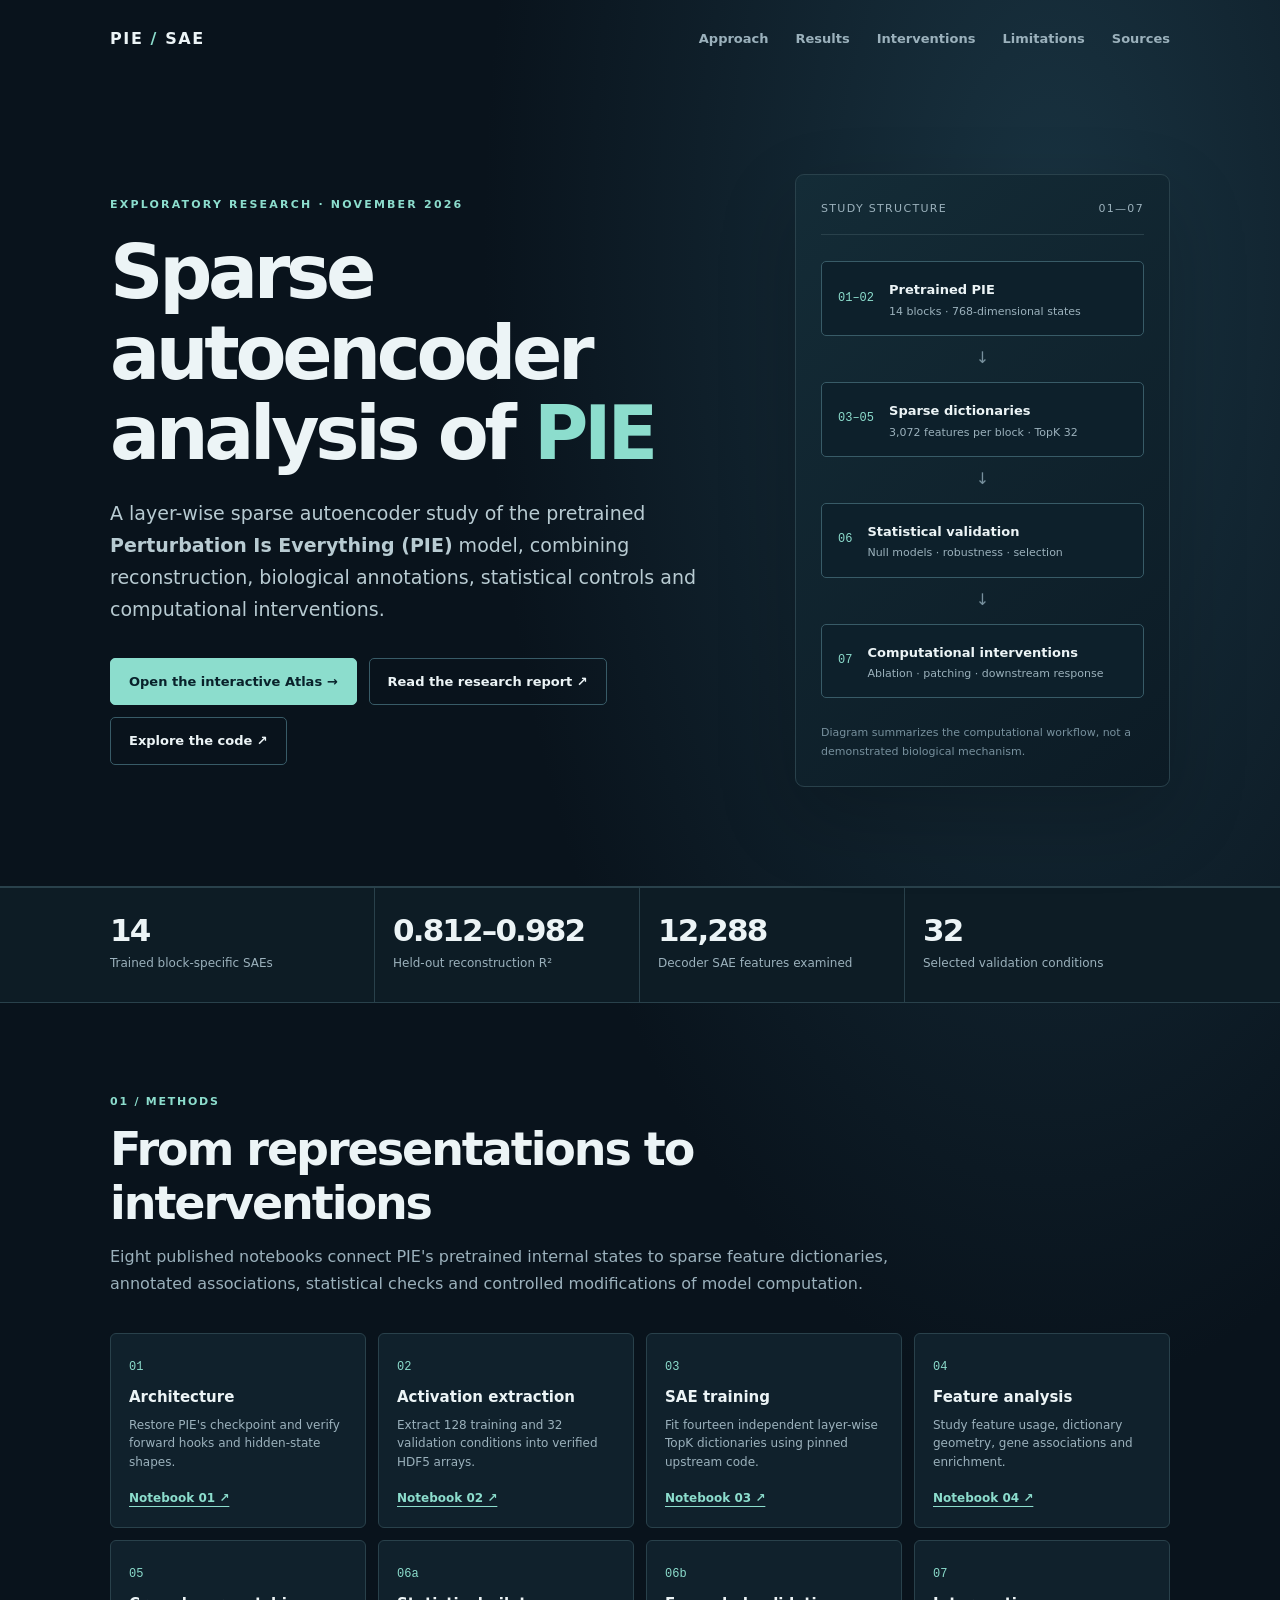
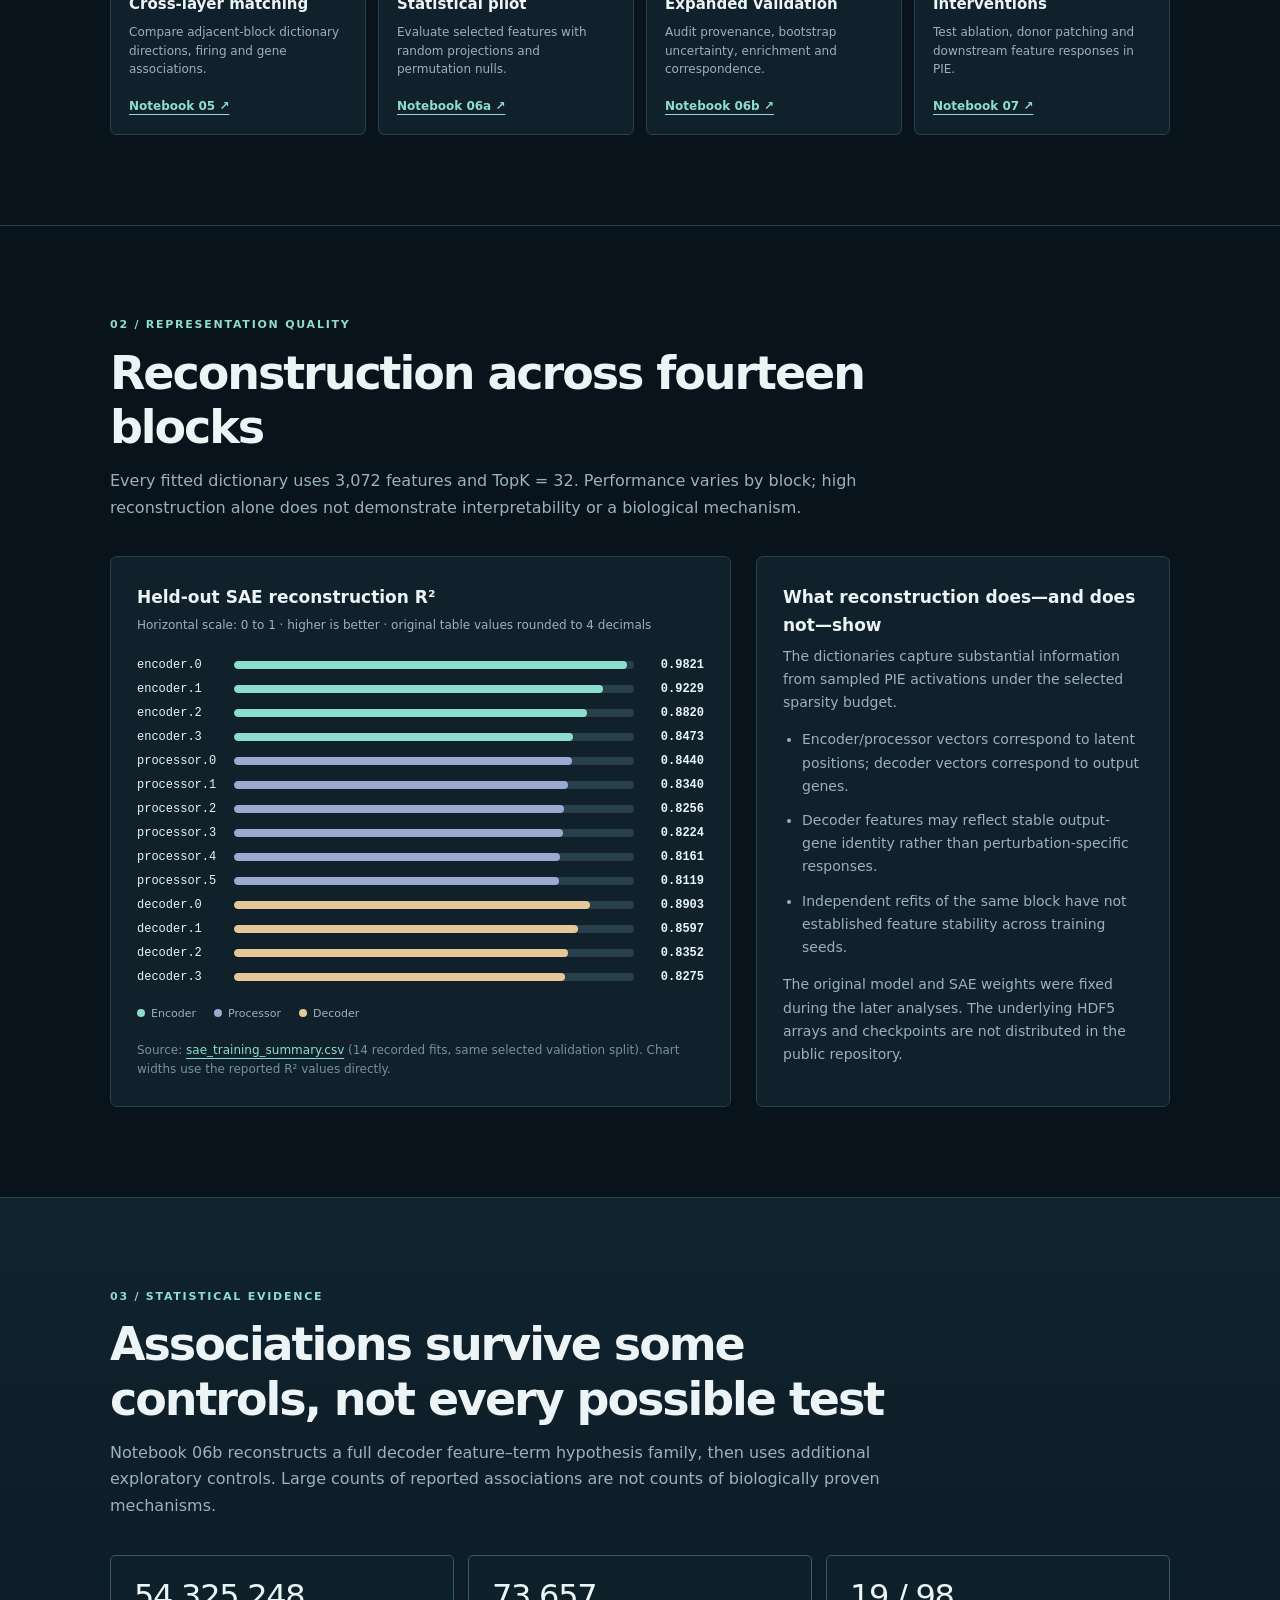
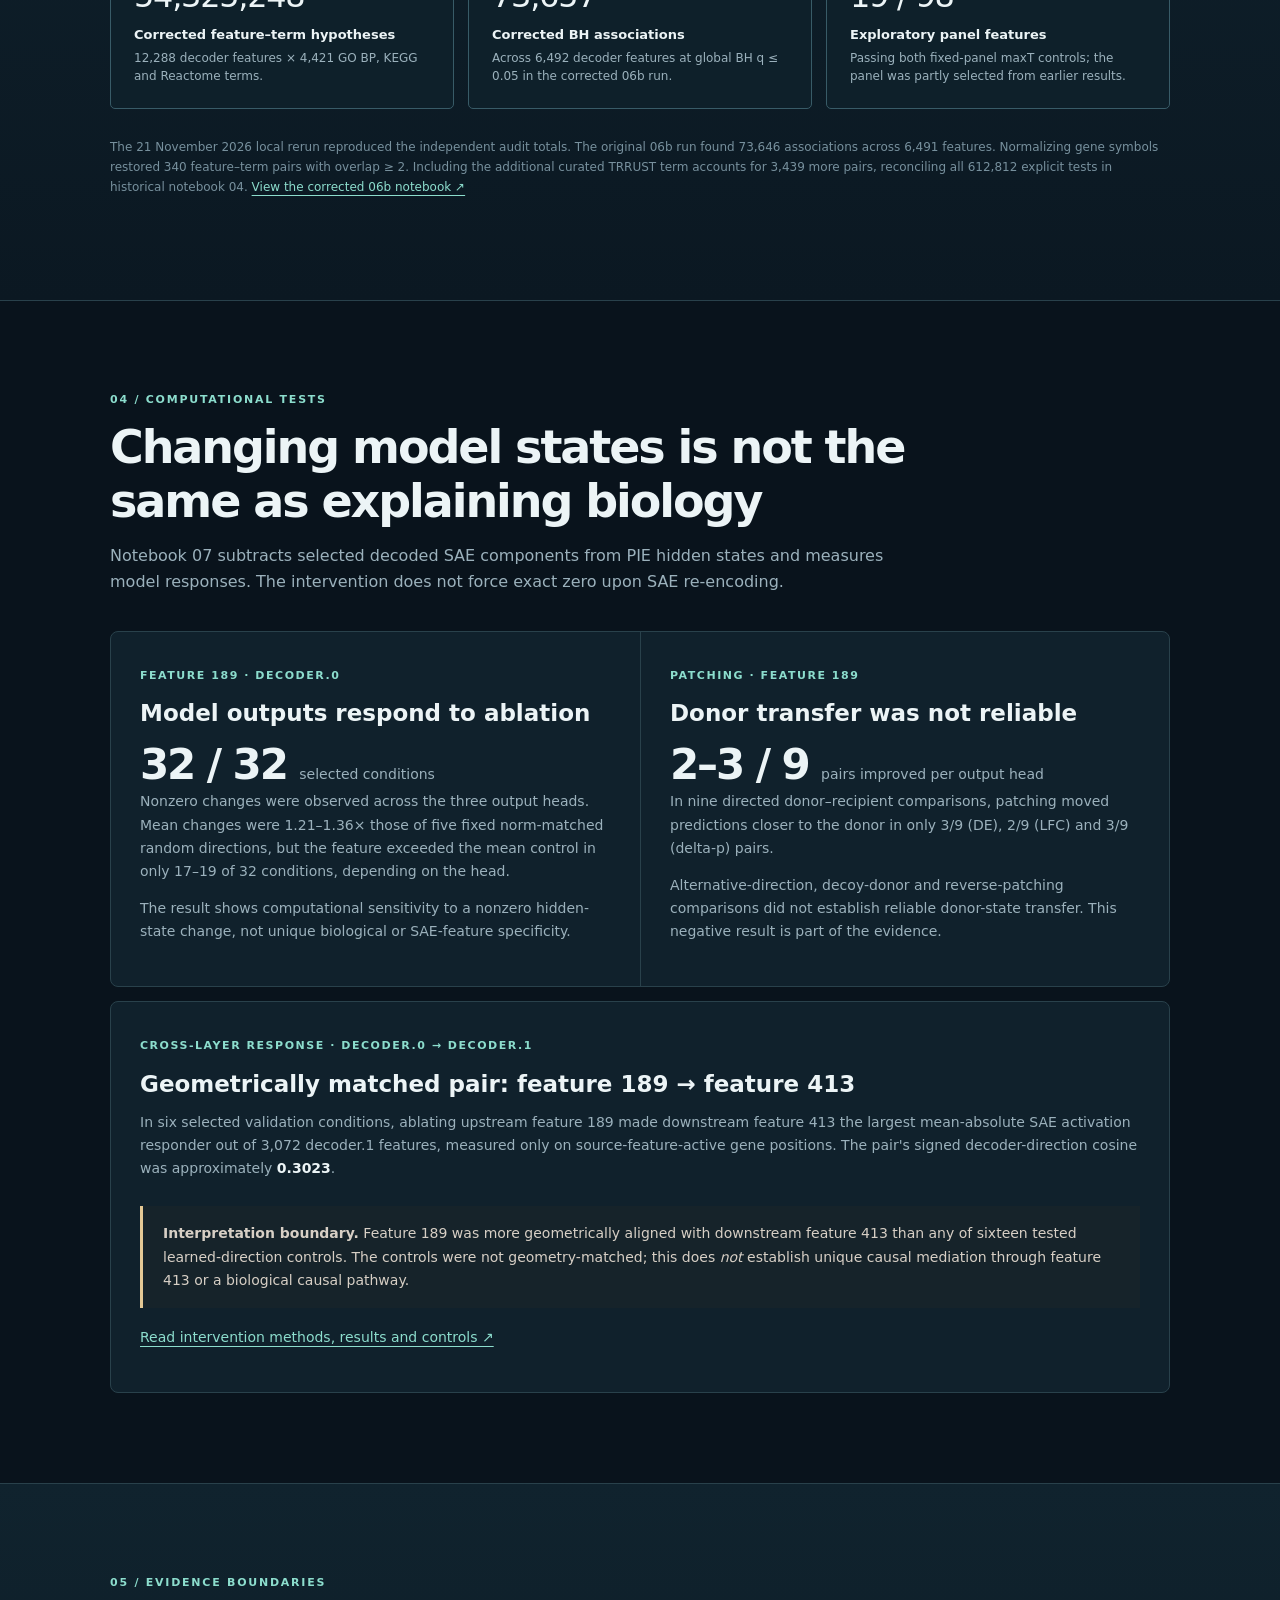
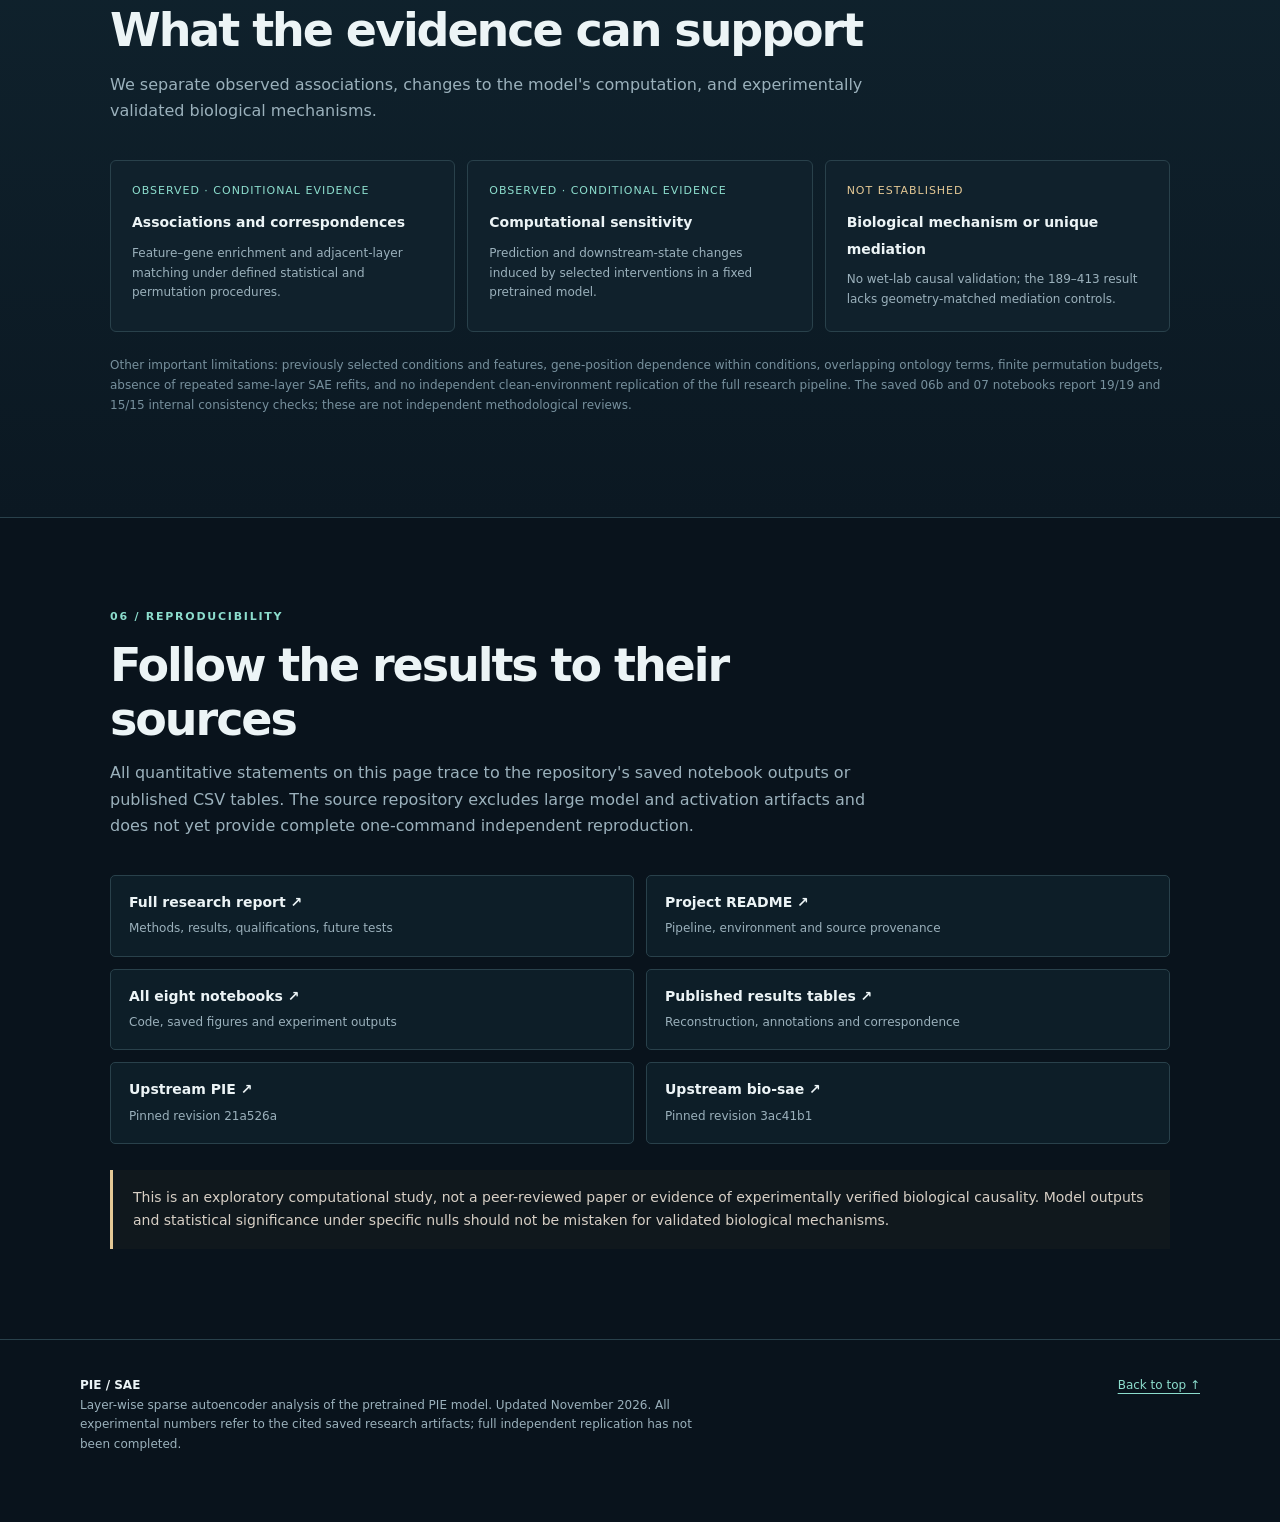
<file: docs/index.html>
<!doctype html>
<html lang="en">
<head>
  <meta charset="utf-8">
  <meta name="viewport" content="width=device-width, initial-scale=1">
  <meta name="description" content="PIE-SAE: an exploratory research study of layer-wise sparse representations, statistical validation, and computational interventions in the PIE model.">
  <meta name="theme-color" content="#08131d">
  <title>PIE-SAE · Research Study</title>
  <style>
    :root{color-scheme:dark;--bg:#09131c;--surface:#10212c;--surface2:#142832;--ink:#ecf4f6;--muted:#9bb1bc;--soft:#77909d;--line:#29414b;--accent:#8cddcd;--warm:#e4c895;--edge:#385b67}
    *{box-sizing:border-box}html{scroll-behavior:smooth}body{margin:0;background:radial-gradient(ellipse 66% 27% at 82% 4%,#193341 0%,transparent 67%),var(--bg);color:var(--ink);font-family:"Segoe UI",Inter,system-ui,-apple-system,BlinkMacSystemFont,sans-serif;font-size:16px;line-height:1.66;-webkit-font-smoothing:antialiased}
    a{color:var(--accent);text-underline-offset:4px}a:hover{color:#c1fff1}a:focus-visible{outline:2px solid var(--accent);outline-offset:4px;border-radius:2px}
    .wrap{max-width:1120px;margin:auto;padding:0 30px}.masthead{position:relative;border-bottom:1px solid var(--line)}
    .nav{display:flex;justify-content:space-between;align-items:center;gap:20px;min-height:78px}
    .brand{font-weight:820;letter-spacing:.1em;font-size:16px;color:var(--ink);text-decoration:none}.brand em{font-style:normal;color:var(--accent)}
    .navlinks{display:flex;gap:27px;flex-wrap:wrap}.navlinks a{font-size:13px;color:var(--muted);text-decoration:none;font-weight:650}.navlinks a:hover{color:var(--ink)}
    .hero{padding:96px 0 99px;display:grid;grid-template-columns:minmax(0,1.25fr) minmax(245px,.75fr);align-items:center;gap:60px}
    .eyebrow{font-size:11px;font-weight:800;text-transform:uppercase;letter-spacing:.2em;color:var(--accent)}
    h1,h2,h3,p{margin-top:0}h1{font-size:clamp(43px,5.8vw,76px);line-height:1.08;letter-spacing:-.058em;font-weight:720;margin:19px 0 24px;max-width:820px}h1 span{color:var(--accent)}
    .lead{font-size:19px;line-height:1.68;color:#b8cbd2;max-width:665px}.buttonline{display:flex;flex-wrap:wrap;gap:12px;margin-top:32px}
    .action{display:inline-flex;align-items:center;justify-content:center;padding:12px 18px;border:1px solid var(--edge);border-radius:5px;text-decoration:none;font-weight:700;font-size:13px;color:var(--ink)}.action.main{background:var(--accent);border-color:var(--accent);color:#09222b}.action:hover{transform:translateY(-1px)}.action.main:hover{color:#09222b;background:#b9f6eb}
    .hero-art{border:1px solid var(--line);border-radius:9px;background:linear-gradient(140deg,#142c37,#0c1b25);padding:25px;box-shadow:0 30px 80px #0003}
    .figure-top{display:flex;align-items:center;justify-content:space-between;padding-bottom:16px;border-bottom:1px solid var(--line)}.figure-top span{font-size:11px;letter-spacing:.12em;text-transform:uppercase;color:var(--muted)}.diagram{display:grid;gap:14px;padding:26px 0}.flowblock{display:flex;align-items:center;gap:15px;padding:14px 16px;border:1px solid var(--edge);background:#0d202b;border-radius:5px}.flowblock .num{font-family:ui-monospace,SFMono-Regular,Consolas,monospace;font-size:12px;color:var(--accent)}.flowblock b{font-size:13px}.flowblock small{display:block;color:var(--muted);font-size:11px}.connector{text-align:center;height:18px;line-height:15px;color:var(--soft)}.figure-foot{color:var(--soft);font-size:11px;margin:0}
    .metrics{border-top:1px solid var(--line);border-bottom:1px solid var(--line);background:#0d1c25}.metric-grid{display:grid;grid-template-columns:repeat(4,1fr)}.metric{padding:24px 18px 26px;border-right:1px solid var(--line)}.metric:first-child{padding-left:0}.metric:last-child{border-right:0}.metric strong{display:block;font-size:31px;font-weight:650;letter-spacing:-.06em;line-height:1.2;font-variant-numeric:tabular-nums}.metric span{color:var(--muted);font-size:12px}
    section{scroll-margin-top:40px}.section{padding:90px 0;border-bottom:1px solid var(--line)}.section-head{margin-bottom:35px;max-width:795px}.section-head h2{font-size:clamp(30px,4vw,46px);line-height:1.18;letter-spacing:-.045em;margin:11px 0 14px}.section-head p{color:var(--muted);font-size:16px}.smallcaps{font-size:11px;font-weight:850;letter-spacing:.16em;text-transform:uppercase;color:var(--accent)}
    .pipeline{display:grid;grid-template-columns:repeat(4,1fr);gap:12px}.pipe{border:1px solid var(--line);border-radius:6px;padding:18px 18px 16px;background:var(--surface)}.pipe .index{color:var(--accent);font-family:ui-monospace,Consolas,monospace;font-size:12px}.pipe h3{font-size:15px;line-height:1.3;margin:10px 0 8px}.pipe p{color:var(--muted);font-size:12px;line-height:1.55;margin-bottom:13px}.pipe a{font-size:12px;font-weight:700}
    .analysis-grid{display:grid;grid-template-columns:1.2fr .8fr;gap:25px;align-items:start}
    .chartbox,.textpanel{border:1px solid var(--line);border-radius:7px;background:var(--surface);padding:26px}.chartbox h3,.textpanel h3{font-size:17px;margin-bottom:5px}.chartbox .subtitle{color:var(--muted);font-size:12px;margin-bottom:22px}.bar-row{display:grid;grid-template-columns:84px 1fr 57px;gap:13px;align-items:center;margin:10px 0;font-variant-numeric:tabular-nums}.bar-name,.bar-row strong{font:12px ui-monospace,SFMono-Regular,Consolas,monospace}.bar-row strong{text-align:right;font-weight:600}.bar-track{height:8px;background:#28404b;border-radius:30px;overflow:hidden}.bar-fill{display:block;height:100%;border-radius:30px;background:var(--accent)}.bar-fill.processor{background:#9ca9d2}.bar-fill.decoder{background:var(--warm)}.legend{display:flex;gap:18px;flex-wrap:wrap;margin-top:21px;color:var(--muted);font-size:11px}.dot{display:inline-block;height:8px;width:8px;border-radius:99px;margin-right:6px;background:var(--accent)}.dot.processor{background:#9ca9d2}.dot.decoder{background:var(--warm)}.note{color:var(--soft);font-size:12px;line-height:1.65}
    .list-quiet{padding-left:19px;color:var(--muted);font-size:14px}.list-quiet li{margin:11px 0}.textpanel p{font-size:14px;color:var(--muted)}.section-bleed{background:linear-gradient(180deg,#10232e,#0b1822)}
    .triad{display:grid;grid-template-columns:repeat(3,1fr);gap:14px;margin:29px 0}.stat-card{border:1px solid var(--edge);background:#0e202a;padding:23px;border-radius:5px}.stat-card .value{font-size:32px;letter-spacing:-.04em;line-height:1.1;font-variant-numeric:tabular-nums}.stat-card .lbl{display:block;margin:10px 0 4px;font-size:13px;font-weight:700}.stat-card .desc{color:var(--muted);font-size:12px;line-height:1.5;margin:0}
    .experiment{border:1px solid var(--line);background:var(--surface);border-radius:8px;display:grid;grid-template-columns:1fr 1fr;gap:0;overflow:hidden}.expcol{padding:29px}.expcol+.expcol{border-left:1px solid var(--line)}.expcol .kicker{font-size:11px;letter-spacing:.14em;text-transform:uppercase;color:var(--accent);font-weight:750}.expcol h3{font-size:23px;line-height:1.25;margin:12px 0}.expcol p{font-size:14px;color:var(--muted)}.expcol .figure{font-size:42px;font-weight:740;color:var(--ink);letter-spacing:-.05em;line-height:1.2}.expcol .figure small{font-size:14px;font-weight:400;letter-spacing:0;color:var(--muted)}
    .evidence{display:grid;grid-template-columns:repeat(3,1fr);gap:12px;margin-top:28px}.evidence-item{border:1px solid var(--line);padding:21px;border-radius:6px;background:var(--surface)}.evidence-item b{font-size:14px}.evidence-item p{font-size:12px;color:var(--muted);margin:8px 0 0}.evidence-item .sign{font-size:11px;display:block;letter-spacing:.09em;text-transform:uppercase;color:var(--accent);margin-bottom:9px}.evidence-item.uncertain .sign{color:var(--warm)}
    .caution{border-left:3px solid var(--warm);padding:16px 20px;background:#302d2633;color:#d7cfc5;font-size:14px;margin-top:26px}.source-list{display:grid;grid-template-columns:repeat(2,1fr);gap:12px}.source-list a{display:block;border:1px solid var(--line);border-radius:5px;padding:15px 18px;text-decoration:none;background:#0d1e28}.source-list a:hover{border-color:var(--accent)}.source-list b{color:var(--ink);display:block;font-size:14px}.source-list small{font-size:12px;color:var(--muted)}.footer{padding:36px 0 55px;display:flex;align-items:flex-start;justify-content:space-between;gap:25px}.footer p{color:var(--muted);font-size:12px;max-width:620px}.footer a{font-size:12px}
    @media(max-width:900px){.hero{grid-template-columns:1fr;gap:25px;padding:62px 0}.hero-art{max-width:460px}.pipeline{grid-template-columns:repeat(2,1fr)}.analysis-grid{grid-template-columns:1fr}.navlinks{gap:14px}.evidence{grid-template-columns:1fr 1fr}}
    @media(max-width:590px){.wrap{padding:0 18px}.nav{align-items:flex-start;flex-direction:column;padding:18px 0;gap:12px;min-height:0}.navlinks{gap:15px}.navlinks a{font-size:12px}.hero{padding:51px 0 58px}.lead{font-size:16px}.hero-art{padding:18px}.metric-grid{grid-template-columns:repeat(2,1fr)}.metric{padding:18px 12px;border-bottom:1px solid var(--line)}.metric:nth-child(2){border-right:0}.metric:nth-child(n+3){border-bottom:0}.metric:nth-child(3){padding-left:0}.metric strong{font-size:27px}.section{padding:60px 0}.pipeline,.triad,.experiment,.evidence,.source-list{grid-template-columns:1fr}.expcol+.expcol{border-left:0;border-top:1px solid var(--line)}.bar-row{grid-template-columns:74px 1fr 51px;gap:8px}.bar-name,.bar-row strong{font-size:11px}.chartbox,.textpanel{padding:17px}.footer{flex-direction:column}}
    @media(prefers-reduced-motion:reduce){html{scroll-behavior:auto}.action:hover{transform:none}}
  </style>
</head>
<body>
  <header class="masthead" id="top">
    <div class="wrap">
      <nav class="nav" aria-label="Main navigation">
        <a class="brand" href="#top">PIE<em> / </em>SAE</a>
        <div class="navlinks">
          <a href="#approach">Approach</a><a href="#reconstruction">Results</a><a href="#interventions">Interventions</a><a href="#limitations">Limitations</a><a href="#sources">Sources</a>
        </div>
      </nav>
      <div class="hero">
        <div>
          <div class="eyebrow">Exploratory research · November 2026</div>
          <h1>Sparse autoencoder analysis of <span>PIE</span></h1>
          <p class="lead">A layer-wise sparse autoencoder study of the pretrained <strong>Perturbation Is Everything (PIE)</strong> model, combining reconstruction, biological annotations, statistical controls and computational interventions.</p>
          <div class="buttonline">
            <a class="action main" href="./atlas/">Open the interactive Atlas →</a>
            <a class="action" href="https://github.com/vs-dx/pie-sae/blob/main/reports/Research_Report.md">Read the research report ↗</a>
            <a class="action" href="https://github.com/vs-dx/pie-sae">Explore the code ↗</a>
          </div>
        </div>
        <aside class="hero-art" aria-label="Simplified analysis pipeline">
          <div class="figure-top"><span>Study structure</span><span>01—07</span></div>
          <div class="diagram">
            <div class="flowblock"><span class="num">01–02</span><div><b>Pretrained PIE</b><small>14 blocks · 768-dimensional states</small></div></div>
            <div class="connector" aria-hidden="true">↓</div>
            <div class="flowblock"><span class="num">03–05</span><div><b>Sparse dictionaries</b><small>3,072 features per block · TopK 32</small></div></div>
            <div class="connector" aria-hidden="true">↓</div>
            <div class="flowblock"><span class="num">06</span><div><b>Statistical validation</b><small>Null models · robustness · selection</small></div></div>
            <div class="connector" aria-hidden="true">↓</div>
            <div class="flowblock"><span class="num">07</span><div><b>Computational interventions</b><small>Ablation · patching · downstream response</small></div></div>
          </div>
          <p class="figure-foot">Diagram summarizes the computational workflow, not a demonstrated biological mechanism.</p>
        </aside>
      </div>
    </div>
  </header>

  <div class="metrics">
    <div class="wrap metric-grid">
      <div class="metric"><strong>14</strong><span>Trained block-specific SAEs</span></div>
      <div class="metric"><strong>0.812–0.982</strong><span>Held-out reconstruction R²</span></div>
      <div class="metric"><strong>12,288</strong><span>Decoder SAE features examined</span></div>
      <div class="metric"><strong>32</strong><span>Selected validation conditions</span></div>
    </div>
  </div>

  <main>
    <section class="section" id="approach"><div class="wrap">
      <div class="section-head"><div class="smallcaps">01 / Methods</div><h2>From representations to interventions</h2><p>Eight published notebooks connect PIE's pretrained internal states to sparse feature dictionaries, annotated associations, statistical checks and controlled modifications of model computation.</p></div>
      <div class="pipeline">
        <article class="pipe"><span class="index">01</span><h3>Architecture</h3><p>Restore PIE's checkpoint and verify forward hooks and hidden-state shapes.</p><a href="https://github.com/vs-dx/pie-sae/blob/main/notebooks/01_pie_architecture.ipynb">Notebook 01 ↗</a></article>
        <article class="pipe"><span class="index">02</span><h3>Activation extraction</h3><p>Extract 128 training and 32 validation conditions into verified HDF5 arrays.</p><a href="https://github.com/vs-dx/pie-sae/blob/main/notebooks/02_extract_activations.ipynb">Notebook 02 ↗</a></article>
        <article class="pipe"><span class="index">03</span><h3>SAE training</h3><p>Fit fourteen independent layer-wise TopK dictionaries using pinned upstream code.</p><a href="https://github.com/vs-dx/pie-sae/blob/main/notebooks/03_train_layerwise_sae.ipynb">Notebook 03 ↗</a></article>
        <article class="pipe"><span class="index">04</span><h3>Feature analysis</h3><p>Study feature usage, dictionary geometry, gene associations and enrichment.</p><a href="https://github.com/vs-dx/pie-sae/blob/main/notebooks/04_sae_feature_analysis.ipynb">Notebook 04 ↗</a></article>
        <article class="pipe"><span class="index">05</span><h3>Cross-layer matching</h3><p>Compare adjacent-block dictionary directions, firing and gene associations.</p><a href="https://github.com/vs-dx/pie-sae/blob/main/notebooks/05_cross_layer_analysis.ipynb">Notebook 05 ↗</a></article>
        <article class="pipe"><span class="index">06a</span><h3>Statistical pilot</h3><p>Evaluate selected features with random projections and permutation nulls.</p><a href="https://github.com/vs-dx/pie-sae/blob/main/notebooks/06a_statistical_significance.ipynb">Notebook 06a ↗</a></article>
        <article class="pipe"><span class="index">06b</span><h3>Expanded validation</h3><p>Audit provenance, bootstrap uncertainty, enrichment and correspondence.</p><a href="https://github.com/vs-dx/pie-sae/blob/main/notebooks/06b_full_statistical_validation.ipynb">Notebook 06b ↗</a></article>
        <article class="pipe"><span class="index">07</span><h3>Interventions</h3><p>Test ablation, donor patching and downstream feature responses in PIE.</p><a href="https://github.com/vs-dx/pie-sae/blob/main/notebooks/07_causal_validation.ipynb">Notebook 07 ↗</a></article>
      </div>
    </div></section>

    <section class="section" id="reconstruction"><div class="wrap">
      <div class="section-head"><div class="smallcaps">02 / Representation quality</div><h2>Reconstruction across fourteen blocks</h2><p>Every fitted dictionary uses 3,072 features and TopK = 32. Performance varies by block; high reconstruction alone does not demonstrate interpretability or a biological mechanism.</p></div>
      <div class="analysis-grid">
        <figure class="chartbox" style="margin:0">
          <h3>Held-out SAE reconstruction R²</h3>
          <p class="subtitle">Horizontal scale: 0 to 1 · higher is better · original table values rounded to 4 decimals</p>
          <div class="bar-row"><span class="bar-name">encoder.0</span><div class="bar-track" aria-label="encoder.0 validation R-squared 0.9821"><span class="bar-fill encoder" style="width:98.209%"></span></div><strong>0.9821</strong></div>
<div class="bar-row"><span class="bar-name">encoder.1</span><div class="bar-track" aria-label="encoder.1 validation R-squared 0.9229"><span class="bar-fill encoder" style="width:92.290%"></span></div><strong>0.9229</strong></div>
<div class="bar-row"><span class="bar-name">encoder.2</span><div class="bar-track" aria-label="encoder.2 validation R-squared 0.8820"><span class="bar-fill encoder" style="width:88.200%"></span></div><strong>0.8820</strong></div>
<div class="bar-row"><span class="bar-name">encoder.3</span><div class="bar-track" aria-label="encoder.3 validation R-squared 0.8473"><span class="bar-fill encoder" style="width:84.728%"></span></div><strong>0.8473</strong></div>
<div class="bar-row"><span class="bar-name">processor.0</span><div class="bar-track" aria-label="processor.0 validation R-squared 0.8440"><span class="bar-fill processor" style="width:84.400%"></span></div><strong>0.8440</strong></div>
<div class="bar-row"><span class="bar-name">processor.1</span><div class="bar-track" aria-label="processor.1 validation R-squared 0.8340"><span class="bar-fill processor" style="width:83.404%"></span></div><strong>0.8340</strong></div>
<div class="bar-row"><span class="bar-name">processor.2</span><div class="bar-track" aria-label="processor.2 validation R-squared 0.8256"><span class="bar-fill processor" style="width:82.563%"></span></div><strong>0.8256</strong></div>
<div class="bar-row"><span class="bar-name">processor.3</span><div class="bar-track" aria-label="processor.3 validation R-squared 0.8224"><span class="bar-fill processor" style="width:82.236%"></span></div><strong>0.8224</strong></div>
<div class="bar-row"><span class="bar-name">processor.4</span><div class="bar-track" aria-label="processor.4 validation R-squared 0.8161"><span class="bar-fill processor" style="width:81.612%"></span></div><strong>0.8161</strong></div>
<div class="bar-row"><span class="bar-name">processor.5</span><div class="bar-track" aria-label="processor.5 validation R-squared 0.8119"><span class="bar-fill processor" style="width:81.194%"></span></div><strong>0.8119</strong></div>
<div class="bar-row"><span class="bar-name">decoder.0</span><div class="bar-track" aria-label="decoder.0 validation R-squared 0.8903"><span class="bar-fill decoder" style="width:89.029%"></span></div><strong>0.8903</strong></div>
<div class="bar-row"><span class="bar-name">decoder.1</span><div class="bar-track" aria-label="decoder.1 validation R-squared 0.8597"><span class="bar-fill decoder" style="width:85.968%"></span></div><strong>0.8597</strong></div>
<div class="bar-row"><span class="bar-name">decoder.2</span><div class="bar-track" aria-label="decoder.2 validation R-squared 0.8352"><span class="bar-fill decoder" style="width:83.522%"></span></div><strong>0.8352</strong></div>
<div class="bar-row"><span class="bar-name">decoder.3</span><div class="bar-track" aria-label="decoder.3 validation R-squared 0.8275"><span class="bar-fill decoder" style="width:82.751%"></span></div><strong>0.8275</strong></div>
          <div class="legend"><span><i class="dot"></i>Encoder</span><span><i class="dot processor"></i>Processor</span><span><i class="dot decoder"></i>Decoder</span></div>
          <figcaption class="note" style="margin-top:17px">Source: <a href="https://github.com/vs-dx/pie-sae/blob/main/reports/tables/sae_training_summary.csv">sae_training_summary.csv</a> (14 recorded fits, same selected validation split). Chart widths use the reported R² values directly.</figcaption>
        </figure>
        <aside class="textpanel">
          <h3>What reconstruction does—and does not—show</h3>
          <p>The dictionaries capture substantial information from sampled PIE activations under the selected sparsity budget.</p>
          <ul class="list-quiet"><li>Encoder/processor vectors correspond to latent positions; decoder vectors correspond to output genes.</li><li>Decoder features may reflect stable output-gene identity rather than perturbation-specific responses.</li><li>Independent refits of the same block have not established feature stability across training seeds.</li></ul>
          <p class="note">The original model and SAE weights were fixed during the later analyses. The underlying HDF5 arrays and checkpoints are not distributed in the public repository.</p>
        </aside>
      </div>
    </div></section>

    <section class="section section-bleed" id="statistics"><div class="wrap">
      <div class="section-head"><div class="smallcaps">03 / Statistical evidence</div><h2>Associations survive some controls, not every possible test</h2><p>Notebook 06b reconstructs a full decoder feature–term hypothesis family, then uses additional exploratory controls. Large counts of reported associations are not counts of biologically proven mechanisms.</p></div>
      <div class="triad">
        <div class="stat-card"><div class="value">54,325,248</div><span class="lbl">Corrected feature–term hypotheses</span><p class="desc">12,288 decoder features × 4,421 GO BP, KEGG and Reactome terms.</p></div>
        <div class="stat-card"><div class="value">73,657</div><span class="lbl">Corrected BH associations</span><p class="desc">Across 6,492 decoder features at global BH q ≤ 0.05 in the corrected 06b run.</p></div>
        <div class="stat-card"><div class="value">19 / 98</div><span class="lbl">Exploratory panel features</span><p class="desc">Passing both fixed-panel maxT controls; the panel was partly selected from earlier results.</p></div>
      </div>
      <p class="note">The 21 November 2026 local rerun reproduced the independent audit totals. The original 06b run found 73,646 associations across 6,491 features. Normalizing gene symbols restored 340 feature–term pairs with overlap ≥ 2. Including the additional curated TRRUST term accounts for 3,439 more pairs, reconciling all 612,812 explicit tests in historical notebook 04. <a href="https://github.com/vs-dx/pie-sae/blob/main/notebooks/06b_full_statistical_validation.ipynb">View the corrected 06b notebook ↗</a></p>
    </div></section>

    <section class="section" id="interventions"><div class="wrap">
      <div class="section-head"><div class="smallcaps">04 / Computational tests</div><h2>Changing model states is not the same as explaining biology</h2><p>Notebook 07 subtracts selected decoded SAE components from PIE hidden states and measures model responses. The intervention does not force exact zero upon SAE re-encoding.</p></div>
      <div class="experiment">
        <div class="expcol">
          <span class="kicker">Feature 189 · decoder.0</span>
          <h3>Model outputs respond to ablation</h3>
          <div class="figure">32 / 32 <small>selected conditions</small></div>
          <p>Nonzero changes were observed across the three output heads. Mean changes were 1.21–1.36× those of five fixed norm-matched random directions, but the feature exceeded the mean control in only 17–19 of 32 conditions, depending on the head.</p>
          <p class="note">The result shows computational sensitivity to a nonzero hidden-state change, not unique biological or SAE-feature specificity.</p>
        </div>
        <div class="expcol">
          <span class="kicker">Patching · feature 189</span>
          <h3>Donor transfer was not reliable</h3>
          <div class="figure">2–3 / 9 <small>pairs improved per output head</small></div>
          <p>In nine directed donor–recipient comparisons, patching moved predictions closer to the donor in only 3/9 (DE), 2/9 (LFC) and 3/9 (delta-p) pairs.</p>
          <p class="note">Alternative-direction, decoy-donor and reverse-patching comparisons did not establish reliable donor-state transfer. This negative result is part of the evidence.</p>
        </div>
      </div>
      <div class="experiment" style="margin-top:14px;grid-template-columns:1fr">
        <div class="expcol">
          <span class="kicker">Cross-layer response · decoder.0 → decoder.1</span>
          <h3>Geometrically matched pair: feature 189 → feature 413</h3>
          <p>In six selected validation conditions, ablating upstream feature 189 made downstream feature 413 the largest mean-absolute SAE activation responder out of 3,072 decoder.1 features, measured only on source-feature-active gene positions. The pair's signed decoder-direction cosine was approximately <strong style="color:var(--ink)">0.3023</strong>.</p>
          <div class="caution"><strong>Interpretation boundary.</strong> Feature 189 was more geometrically aligned with downstream feature 413 than any of sixteen tested learned-direction controls. The controls were not geometry-matched; this does <em>not</em> establish unique causal mediation through feature 413 or a biological causal pathway.</div>
          <p class="note" style="margin-top:18px"><a href="https://github.com/vs-dx/pie-sae/blob/main/notebooks/07_causal_validation.ipynb">Read intervention methods, results and controls ↗</a></p>
        </div>
      </div>
    </div></section>

    <section class="section section-bleed" id="limitations"><div class="wrap">
      <div class="section-head"><div class="smallcaps">05 / Evidence boundaries</div><h2>What the evidence can support</h2><p>We separate observed associations, changes to the model's computation, and experimentally validated biological mechanisms.</p></div>
      <div class="evidence">
        <div class="evidence-item"><span class="sign">Observed · conditional evidence</span><b>Associations and correspondences</b><p>Feature–gene enrichment and adjacent-layer matching under defined statistical and permutation procedures.</p></div>
        <div class="evidence-item"><span class="sign">Observed · conditional evidence</span><b>Computational sensitivity</b><p>Prediction and downstream-state changes induced by selected interventions in a fixed pretrained model.</p></div>
        <div class="evidence-item uncertain"><span class="sign">Not established</span><b>Biological mechanism or unique mediation</b><p>No wet-lab causal validation; the 189–413 result lacks geometry-matched mediation controls.</p></div>
      </div>
      <p class="note" style="margin-top:24px">Other important limitations: previously selected conditions and features, gene-position dependence within conditions, overlapping ontology terms, finite permutation budgets, absence of repeated same-layer SAE refits, and no independent clean-environment replication of the full research pipeline. The saved 06b and 07 notebooks report 19/19 and 15/15 internal consistency checks; these are not independent methodological reviews.</p>
    </div></section>

    <section class="section" id="sources"><div class="wrap">
      <div class="section-head"><div class="smallcaps">06 / Reproducibility</div><h2>Follow the results to their sources</h2><p>All quantitative statements on this page trace to the repository's saved notebook outputs or published CSV tables. The source repository excludes large model and activation artifacts and does not yet provide complete one-command independent reproduction.</p></div>
      <div class="source-list">
        <a href="https://github.com/vs-dx/pie-sae/blob/main/reports/Research_Report.md"><b>Full research report ↗</b><small>Methods, results, qualifications, future tests</small></a>
        <a href="https://github.com/vs-dx/pie-sae/blob/main/README.md"><b>Project README ↗</b><small>Pipeline, environment and source provenance</small></a>
        <a href="https://github.com/vs-dx/pie-sae/tree/main/notebooks"><b>All eight notebooks ↗</b><small>Code, saved figures and experiment outputs</small></a>
        <a href="https://github.com/vs-dx/pie-sae/tree/main/reports/tables"><b>Published results tables ↗</b><small>Reconstruction, annotations and correspondence</small></a>
        <a href="https://github.com/ArcInstitute/pie/tree/21a526add9ff3a81b4f962d9b16bbae570052c63"><b>Upstream PIE ↗</b><small>Pinned revision 21a526a</small></a>
        <a href="https://github.com/Biodyn-AI/bio-sae/tree/3ac41b1e7725c224dc1225a3311e8802eb96da85"><b>Upstream bio-sae ↗</b><small>Pinned revision 3ac41b1</small></a>
      </div>
      <div class="caution">This is an exploratory computational study, not a peer-reviewed paper or evidence of experimentally verified biological causality. Model outputs and statistical significance under specific nulls should not be mistaken for validated biological mechanisms.</div>
    </div></section>
  </main>
  <footer class="wrap footer">
    <p><strong style="color:var(--ink)">PIE / SAE</strong><br>Layer-wise sparse autoencoder analysis of the pretrained PIE model. Updated November 2026. All experimental numbers refer to the cited saved research artifacts; full independent replication has not been completed.</p>
    <a href="#top">Back to top ↑</a>
  </footer>
</body>
</html>
</file>
